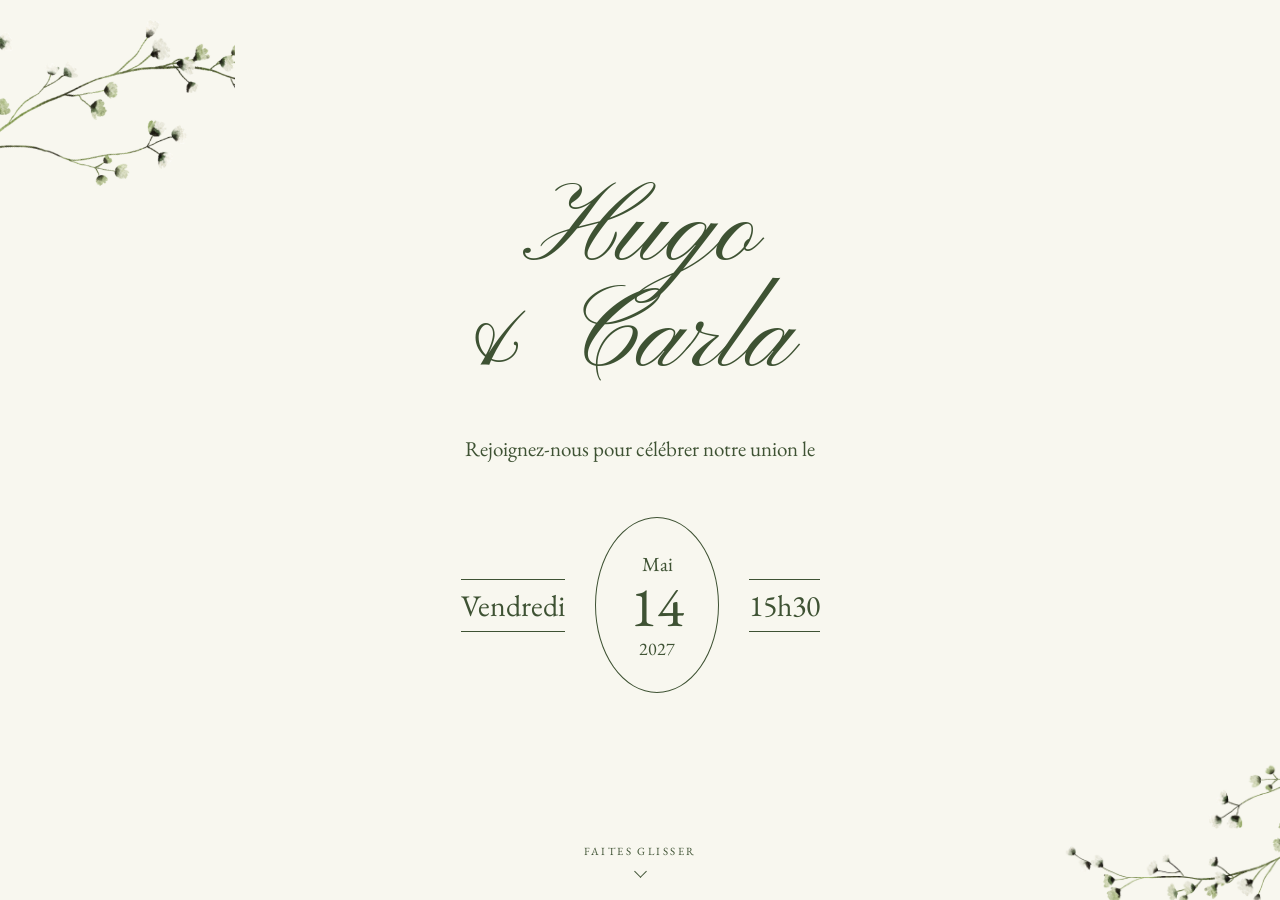
<file: site/index.html>
<!DOCTYPE html>
<html lang="fr">
<head>
<meta charset="utf-8">
<title>Hugo &amp; Carla — 14 mai 2027</title>
<meta name="viewport" content="width=device-width, initial-scale=1, viewport-fit=cover">
<meta name="description" content="Faire-part de mariage — Hugo &amp; Carla, 14 mai 2027">
<link rel="preconnect" href="https://fonts.googleapis.com">
<link rel="preconnect" href="https://fonts.gstatic.com" crossorigin>
<link href="https://fonts.googleapis.com/css2?family=EB+Garamond:ital,wght@0,400;0,500;1,400&family=Pinyon+Script&display=swap" rel="stylesheet">
<link rel="stylesheet" href="styles.css">
</head>
<body>
<div id="scroller" class="scroller">

  <section class="screen screen-hero">
    <img src="assets/branch-topleft.png" alt="" class="deco deco-hero-tl">
    <img src="assets/branch-bottomright.png" alt="" class="deco deco-hero-br">

    <h1 data-reveal class="hero-title">
      <span class="line">Hugo</span>
      <span class="line line-amp">&amp; Carla</span>
    </h1>

    <p data-reveal data-delay="180" class="hero-lead">Rejoignez-nous pour célébrer notre union le</p>

    <div data-reveal data-delay="340" class="date-row">
      <div class="date-side">Vendredi</div>
      <div class="date-circle">
        <span class="date-month">Mai</span>
        <span class="date-day">14</span>
        <span class="date-year">2027</span>
      </div>
      <div class="date-side">15h30</div>
    </div>

    <button type="button" id="scrollNext" class="scroll-hint" aria-label="Faire défiler vers la section suivante">
      <span class="scroll-hint-label">Faites glisser</span>
      <span class="scroll-hint-chevron"></span>
    </button>
  </section>

  <section class="screen screen-programme">
    <img data-reveal alt="" src="assets/branch-arc.png" class="arc arc-programme">
    <h2 data-reveal data-delay="140" class="script-title">Le programme</h2>

    <div class="programme-list">
      <div data-reveal data-delay="260" class="programme-item">
        <img src="assets/rings.png" alt="" class="programme-icon programme-icon-rings">
        <div>
          <div class="programme-when">15 H 30 — Cérémonie</div>
          <a href="https://www.google.com/maps/search/?api=1&query=17+Grand+Place%2C+59100+Roubaix" target="_blank" rel="noopener" class="programme-where">17 grand place, Roubaix 59100</a>
        </div>
      </div>
      <div data-reveal data-delay="400" class="programme-item">
        <img src="assets/glasses.png" alt="" class="programme-icon programme-icon-glasses">
        <div>
          <div class="programme-when">17 H 00 — Vin d&rsquo;honneur</div>
          <a href="https://www.google.com/maps/search/?api=1&query=Lauwestraat+59%2C+8560+Wevelgem%2C+Belgique" target="_blank" rel="noopener" class="programme-where">Lauwestraat 59, 8560 Wevelgem, Belgique</a>
        </div>
      </div>
    </div>

    <img data-reveal data-delay="540" alt="" src="assets/couple.png" class="couple-img">
  </section>

  <section class="screen screen-dresscode">
    <img src="assets/branch-arc.png" alt="" data-reveal class="arc arc-dresscode">
    <h2 data-reveal data-delay="80" class="dresscode-title">Dress Code</h2>
    <p data-reveal data-delay="140" class="dresscode-intro">Nous r&ecirc;vons d&rsquo;une palette naturelle&nbsp;: verts sauge et olive pour les femmes, nuances de gris pour les hommes.</p>

    <div class="swatch-row">
      <div data-reveal data-delay="180" class="swatch-col">
        <div class="swatch-col-title">Hommes</div>
        <div class="swatch-group">
          <div class="swatch swatch-grey-1"></div>
          <div class="swatch swatch-grey-2"></div>
          <div class="swatch swatch-grey-3"></div>
        </div>
        <div class="swatch-labels">Gris perle &middot; Gris moyen<br>Anthracite</div>
      </div>
      <div data-reveal data-delay="100" class="swatch-divider"></div>
      <div data-reveal data-delay="320" class="swatch-col">
        <div class="swatch-col-title">Femmes</div>
        <div class="swatch-group">
          <div class="swatch swatch-green-1"></div>
          <div class="swatch swatch-green-2"></div>
          <div class="swatch swatch-green-3"></div>
        </div>
        <div class="swatch-labels">Olive &middot; Sauge<br>Amande</div>
      </div>
    </div>

    <div data-reveal data-delay="440" class="dresscode-note-wrap">
      <div class="hairline"></div>
      <p class="dresscode-note">Le blanc est r&eacute;serv&eacute; &agrave; la mari&eacute;e.<br>Pour le reste, faites-vous plaisir.</p>
    </div>
  </section>

  <section class="screen screen-mot">
    <img src="assets/branch-arc.png" alt="" data-reveal class="arc arc-mot">
    <p data-reveal class="script-quote">Venez c&eacute;l&eacute;brer notre union &#10084;&#65039;</p>
    <div data-reveal data-delay="260" class="hairline hairline-mot"></div>
    <p data-reveal data-delay="360" class="mot-signature">Hugo &amp; Carla</p>
  </section>

  <section class="screen screen-rsvp">
    <img src="assets/branch-bottomright.png" alt="" class="deco deco-rsvp">

    <div id="rsvpSent" class="rsvp-sent" hidden>
      <h2 class="script-title">Merci</h2>
      <p id="rsvpConfirmation" class="rsvp-confirmation"></p>
      <button type="button" id="rsvpEdit" class="link-button">Modifier ma r&eacute;ponse</button>
    </div>

    <form id="rsvpForm" class="rsvp-form" novalidate>
      <h2 data-reveal class="rsvp-title">Votre r&eacute;ponse</h2>
      <p data-reveal data-delay="140" class="rsvp-deadline">Merci de nous r&eacute;pondre avant le 14 janvier 2027.</p>

      <div data-reveal data-delay="240" class="rsvp-fields">
        <label class="field">
          <span class="field-label">Nom</span>
          <input type="text" id="lastName" name="lastName" placeholder="Dupont" autocomplete="family-name" class="field-input">
        </label>

        <label class="field">
          <span class="field-label">Pr&eacute;nom</span>
          <input type="text" id="firstName" name="firstName" placeholder="Marie" autocomplete="given-name" class="field-input">
        </label>

        <label class="field">
          <span class="field-label">Email</span>
          <input type="email" id="email" name="email" placeholder="marie.dupont@email.com" autocomplete="email" inputmode="email" class="field-input">
        </label>

        <div class="field">
          <span class="field-label">Serez-vous pr&eacute;sent&middot;e&nbsp;?</span>
          <div class="attend-row">
            <button type="button" id="pickYes" class="attend-btn">Avec plaisir</button>
            <button type="button" id="pickNo" class="attend-btn">Malheureusement non</button>
          </div>
        </div>

        <div id="countWrap" class="count-wrap">
          <label class="field">
            <span class="field-label">Nombre de personnes</span>
            <div class="count-row">
              <button type="button" id="countDec" class="count-btn" aria-label="Retirer une personne">&minus;</button>
              <span id="countValue" class="count-value">2</span>
              <button type="button" id="countInc" class="count-btn" aria-label="Ajouter une personne">+</button>
            </div>
          </label>
        </div>

        <button type="submit" id="rsvpSubmit" class="submit-btn">Envoyer</button>

        <div id="rsvpError" class="form-error"></div>
      </div>
    </form>
  </section>
</div>

<script src="script.js"></script>
</body>
</html>
</file>
<file: site/styles.css>
html, body {
  margin: 0;
  padding: 0;
  background: #F8F7EF;
  overscroll-behavior-y: none;
  overflow-x: hidden;
}

@media (max-width: 420px) {
  input { font-size: 16px !important; }
}

* { box-sizing: border-box; }

[hidden] { display: none !important; }

a { color: #3E5233; text-decoration: none; }
a:hover { color: #5B6640; }

input, select, button { font-family: 'EB Garamond', Garamond, serif; }
input::placeholder { color: rgba(62, 82, 51, .35); }

@keyframes fp-bob {
  0%, 100% { transform: translateY(0); opacity: .5; }
  50% { transform: translateY(8px); opacity: 1; }
}

@keyframes fp-drift {
  0%, 100% { transform: translate3d(0, 0, 0) rotate(0deg); }
  50% { transform: translate3d(0, -10px, 0) rotate(-1.2deg); }
}

[data-reveal] {
  opacity: 0;
  transform: translateY(26px);
  transition: opacity 1.1s cubic-bezier(.22, .61, .36, 1), transform 1.1s cubic-bezier(.22, .61, .36, 1);
  will-change: opacity, transform;
}
[data-reveal].is-in { opacity: 1; transform: none; }

@media (prefers-reduced-motion: reduce) {
  [data-reveal] { opacity: 1; transform: none; transition: none; }
}

.scroller {
  height: 100vh;
  height: 100dvh;
  overflow-y: auto;
  overflow-x: hidden;
  -webkit-overflow-scrolling: touch;
  scroll-snap-type: y proximity;
  scroll-behavior: smooth;
  background: #F8F7EF;
  font-family: 'EB Garamond', Garamond, serif;
  color: #3E5233;
  -webkit-font-smoothing: antialiased;
}

.screen {
  position: relative;
  min-height: 100dvh;
  scroll-snap-align: start;
  display: flex;
  flex-direction: column;
  align-items: center;
  justify-content: center;
}

.deco { pointer-events: none; }

/* ---------- 01 Hero ---------- */

.screen-hero {
  padding: 12vh 20px 15vh;
  overflow: hidden;
}

.deco-hero-tl {
  position: absolute;
  top: 1vh;
  left: -16%;
  width: min(42vw, 440px);
  animation: fp-drift 14s ease-in-out infinite;
}

.deco-hero-br {
  position: absolute;
  bottom: -1vh;
  right: -16%;
  width: min(44vw, 430px);
  animation: fp-drift 17s ease-in-out infinite reverse;
}

.hero-title {
  position: relative;
  margin: 0;
  font-family: 'Pinyon Script', cursive;
  font-weight: 400;
  font-size: clamp(56px, 17vw, 112px);
  line-height: .95;
  text-align: center;
}
.hero-title .line { display: block; }
.hero-title .line-amp { margin-left: -.3em; }

.hero-lead {
  position: relative;
  margin: clamp(22px, 5vh, 40px) 0 0;
  font-size: clamp(16px, 4.5vw, 21px);
  text-align: center;
  max-width: 20em;
  line-height: 1.5;
  text-wrap: pretty;
}

.date-row {
  position: relative;
  margin-top: clamp(28px, 6vh, 52px);
  display: flex;
  align-items: center;
  justify-content: center;
  gap: clamp(12px, 4vw, 30px);
}

.date-side {
  padding: 6px 0;
  border-top: 1px solid #3E5233;
  border-bottom: 1px solid #3E5233;
  font-size: clamp(19px, 5.6vw, 30px);
}

.date-circle {
  width: clamp(92px, 27vw, 124px);
  height: clamp(134px, 39vw, 176px);
  border: 1px solid #3E5233;
  border-radius: 50%;
  display: flex;
  flex-direction: column;
  align-items: center;
  justify-content: center;
  gap: 2px;
  flex: 0 0 auto;
}
.date-month { font-size: clamp(15px, 4.2vw, 20px); }
.date-day { font-size: clamp(38px, 11.5vw, 56px); line-height: 1; }
.date-year { font-size: clamp(14px, 3.8vw, 18px); }

.scroll-hint {
  position: absolute;
  bottom: 24px;
  left: 50%;
  margin-left: -70px;
  width: 140px;
  display: flex;
  flex-direction: column;
  align-items: center;
  gap: 9px;
  cursor: pointer;
  animation: fp-bob 2.8s ease-in-out infinite;
  background: none;
  border: none;
  padding: 0;
  color: #3E5233;
}
.scroll-hint-label {
  font-size: 11px;
  letter-spacing: .22em;
  text-transform: uppercase;
  font-family: 'EB Garamond', Garamond, serif;
}
.scroll-hint-chevron {
  width: 9px;
  height: 9px;
  border-right: 1px solid #3E5233;
  border-bottom: 1px solid #3E5233;
  transform: rotate(45deg);
}

/* ---------- 02 Programme ---------- */

.screen-programme { padding: 9vh 20px 10vh; }

.arc-programme { width: min(74vw, 360px); }

.script-title {
  margin: 0 0 clamp(32px, 7vh, 58px);
  font-family: 'Pinyon Script', cursive;
  font-weight: 400;
  font-size: clamp(46px, 13vw, 76px);
  line-height: 1;
}

.programme-list {
  width: 100%;
  max-width: 520px;
  display: flex;
  flex-direction: column;
  gap: clamp(28px, 6vh, 46px);
}

.programme-item {
  display: flex;
  align-items: center;
  gap: clamp(14px, 4vw, 26px);
}

.programme-icon-rings { width: clamp(80px, 22vw, 104px); flex: 0 0 auto; }
.programme-icon-glasses { width: clamp(46px, 12vw, 58px); flex: 0 0 auto; margin: 0 clamp(17px, 5vw, 23px); }

.programme-when { font-size: clamp(20px, 5.6vw, 28px); line-height: 1.25; }

.programme-where {
  font-size: clamp(15px, 4.2vw, 19px);
  line-height: 1.4;
  opacity: .9;
  text-wrap: pretty;
  border-bottom: 1px solid rgba(62, 82, 51, .35);
  transition: border-color .3s ease, opacity .3s ease;
}
.programme-where:hover { border-bottom-color: #3E5233; opacity: 1; }

.couple-img { width: min(50vw, 260px); margin-top: clamp(30px, 6vh, 52px); }

/* ---------- 03 Dress code ---------- */

.screen-dresscode { padding: 12vh 20px; }

.arc-dresscode {
  width: min(62vw, 260px);
  opacity: .45;
  animation: fp-drift 21s ease-in-out infinite;
}

.dresscode-title {
  margin: clamp(4px, 1vh, 12px) 0 clamp(14px, 3vh, 22px);
  font-style: italic;
  font-weight: 400;
  font-size: clamp(34px, 9.5vw, 52px);
}

.dresscode-intro {
  margin: 0 0 clamp(34px, 7vh, 60px);
  max-width: 24em;
  text-align: center;
  font-size: clamp(15px, 4vw, 18px);
  line-height: 1.6;
  opacity: .85;
  text-wrap: pretty;
}

.swatch-row {
  width: 100%;
  max-width: 580px;
  display: flex;
  align-items: stretch;
  justify-content: center;
  gap: clamp(16px, 5vw, 40px);
}

.swatch-col {
  flex: 1 1 0;
  min-width: 0;
  display: flex;
  flex-direction: column;
  align-items: center;
  gap: clamp(20px, 5vh, 36px);
}

.swatch-col-title { font-style: italic; font-size: clamp(19px, 5.2vw, 26px); }

.swatch-group {
  display: flex;
  align-items: flex-end;
  justify-content: center;
  gap: clamp(6px, 2vw, 14px);
  width: 100%;
}

.swatch {
  width: clamp(30px, 9.5vw, 56px);
  height: clamp(46px, 14vw, 84px);
  border-radius: 999px 999px 2px 2px;
}
.swatch-grey-1 { background: #B9B9B9; }
.swatch-grey-2 { background: #9A9C97; }
.swatch-grey-3 { background: #86867F; }
.swatch-green-1 { background: #5B6640; }
.swatch-green-2 { background: #8B9767; }
.swatch-green-3 { background: #BCC4A5; }

.swatch-labels {
  font-size: clamp(11px, 2.9vw, 14px);
  letter-spacing: .04em;
  text-transform: uppercase;
  opacity: .7;
  text-align: center;
  line-height: 1.7;
  word-break: break-word;
}

.swatch-divider {
  width: 1px;
  background: #3E5233;
  align-self: stretch;
  margin: clamp(6px, 2vh, 14px) 0;
  flex: 0 0 auto;
}

.dresscode-note-wrap {
  display: flex;
  flex-direction: column;
  align-items: center;
  gap: clamp(14px, 3vh, 22px);
  margin-top: clamp(38px, 8vh, 68px);
}

.hairline { width: 46px; height: 1px; background: #3E5233; opacity: .45; }

.dresscode-note {
  margin: 0;
  max-width: 22em;
  text-align: center;
  font-style: italic;
  font-size: clamp(15px, 4vw, 18px);
  line-height: 1.6;
  opacity: .85;
  text-wrap: pretty;
}

/* ---------- 04 Mot des mariés ---------- */

.screen-mot { padding: 12vh 24px; overflow: hidden; }

.arc-mot {
  position: relative;
  width: min(80vw, 380px);
  margin-bottom: clamp(16px, 4vh, 32px);
  opacity: .55;
  animation: fp-drift 19s ease-in-out infinite;
}

.script-quote {
  position: relative;
  margin: 0;
  max-width: 16em;
  text-align: center;
  font-family: 'Pinyon Script', cursive;
  font-size: clamp(38px, 11vw, 64px);
  line-height: 1.28;
  text-wrap: pretty;
}

.hairline-mot { position: relative; margin-top: clamp(30px, 6vh, 48px); opacity: .5; }

.mot-signature {
  position: relative;
  margin: clamp(18px, 4vh, 28px) 0 0;
  font-size: 12px;
  letter-spacing: .22em;
  text-transform: uppercase;
  opacity: .75;
}

/* ---------- 05 RSVP ---------- */

.screen-rsvp { padding: 10vh 20px 9vh; overflow: hidden; }

.deco-rsvp {
  position: absolute;
  bottom: -3vh;
  right: -20%;
  width: min(66vw, 360px);
  opacity: .75;
  animation: fp-drift 20s ease-in-out infinite;
}

.rsvp-sent {
  position: relative;
  display: flex;
  flex-direction: column;
  align-items: center;
  text-align: center;
  gap: 16px;
}

.rsvp-confirmation {
  margin: 0;
  max-width: 18em;
  font-size: clamp(17px, 4.6vw, 20px);
  line-height: 1.55;
  text-wrap: pretty;
}

.link-button {
  margin-top: 12px;
  min-height: 44px;
  background: none;
  border: none;
  border-bottom: 1px solid rgba(62, 82, 51, .5);
  color: #3E5233;
  font-size: 14px;
  letter-spacing: .14em;
  text-transform: uppercase;
  padding: 4px 2px;
  cursor: pointer;
}

.rsvp-form {
  position: relative;
  width: 100%;
  max-width: 420px;
  display: flex;
  flex-direction: column;
  align-items: center;
}

.rsvp-title {
  margin: 0;
  font-family: 'Pinyon Script', cursive;
  font-weight: 400;
  font-size: clamp(42px, 12vw, 68px);
  line-height: 1;
}

.rsvp-deadline {
  margin: 12px 0 clamp(26px, 5vh, 40px);
  text-align: center;
  font-size: clamp(14px, 3.9vw, 17px);
  line-height: 1.55;
  opacity: .85;
}

.rsvp-fields {
  width: 100%;
  display: flex;
  flex-direction: column;
  gap: 20px;
}

.field { display: flex; flex-direction: column; gap: 6px; }

.field-label {
  font-size: 11px;
  letter-spacing: .2em;
  text-transform: uppercase;
  opacity: .8;
}

.field-input {
  width: 100%;
  min-height: 44px;
  background: transparent;
  border: none;
  border-bottom: 1px solid rgba(62, 82, 51, .35);
  padding: 8px 2px;
  font-size: 18px;
  color: #3E5233;
  outline: none;
  border-radius: 0;
  transition: border-color .35s ease;
}
.field-input:focus { border-bottom-color: #3E5233; }

.attend-row { display: flex; gap: 10px; margin-top: 4px; }

.attend-btn {
  flex: 1 1 0;
  min-height: 48px;
  padding: 12px 10px;
  font-size: 14px;
  letter-spacing: .06em;
  cursor: pointer;
  border-radius: 0;
  transition: background .35s ease, color .35s ease, border-color .35s ease;
  border: 1px solid rgba(62, 82, 51, .35);
  background: transparent;
  color: #3E5233;
}
.attend-btn.is-active {
  border-color: #3E5233;
  background: #3E5233;
  color: #F8F7EF;
}

.count-wrap {
  overflow: hidden;
  transition: max-height .55s cubic-bezier(.22, .61, .36, 1), opacity .45s ease;
  opacity: 0;
  max-height: 0;
}
.count-wrap.is-visible { opacity: 1; max-height: 140px; }

.count-row { display: flex; align-items: center; gap: 18px; padding-top: 4px; }

.count-btn {
  width: 46px;
  height: 46px;
  border: 1px solid rgba(62, 82, 51, .4);
  border-radius: 50%;
  background: transparent;
  color: #3E5233;
  font-size: 22px;
  line-height: 1;
  cursor: pointer;
  transition: background .3s ease;
}
.count-btn:hover { background: rgba(62, 82, 51, .07); }

.count-value { font-size: 28px; min-width: 1.4em; text-align: center; }

.submit-btn {
  margin-top: 8px;
  min-height: 52px;
  width: 100%;
  background: #3E5233;
  border: 1px solid #3E5233;
  color: #F8F7EF;
  font-size: 15px;
  letter-spacing: .18em;
  text-transform: uppercase;
  cursor: pointer;
  transition: background .35s ease, color .35s ease;
}
.submit-btn:hover { background: #F8F7EF; color: #3E5233; }
.submit-btn:disabled { cursor: default; opacity: .7; }

.form-error {
  font-size: 15px;
  line-height: 1.4;
  text-align: center;
  color: #7A4A32;
  overflow: hidden;
  transition: max-height .4s ease, opacity .4s ease;
  opacity: 0;
  max-height: 0;
}
.form-error.is-visible { opacity: 1; max-height: 80px; }
</file>
